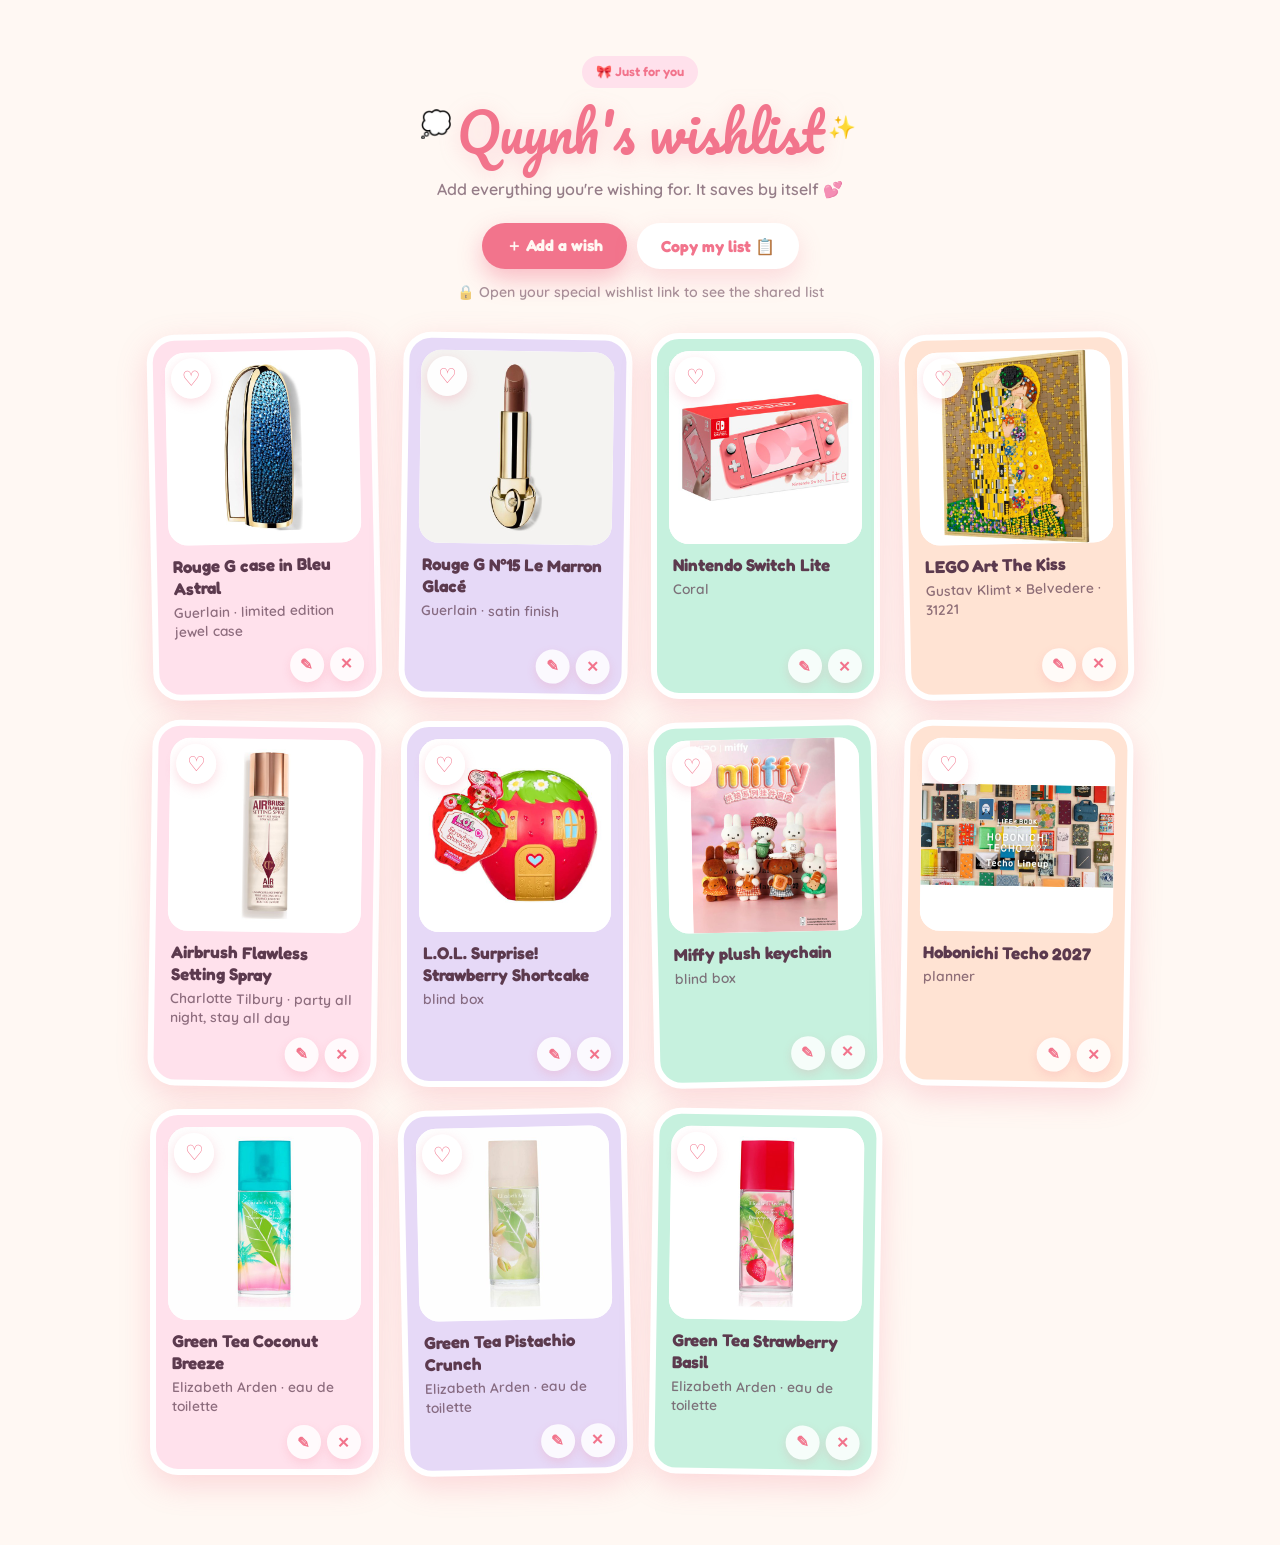
<file: index.html>
<!DOCTYPE html>
<html lang="en">
<head>
<meta charset="UTF-8">
<meta name="viewport" content="width=device-width, initial-scale=1.0">
<title>Quynh's wishlist</title>
<script>location.replace('gifts/wishlist.html' + location.hash);</script>
</head>
<body>
<p><a href="gifts/wishlist.html">Open the wishlist</a></p>
</body>
</html>
</file>
<file: assets/fonts.css>
@font-face {
  font-family: 'Caveat';
  font-style: normal;
  font-weight: 500 700;
  font-display: swap;
  src: url([data-uri]) format('woff2');
  unicode-range: U+0100-02BA, U+02BD-02C5, U+02C7-02CC, U+02CE-02D7, U+02DD-02FF, U+0304, U+0308, U+0329, U+1D00-1DBF, U+1E00-1E9F, U+1EF2-1EFF, U+2020, U+20A0-20AB, U+20AD-20C4, U+2113, U+2C60-2C7F, U+A720-A7FF;
}
@font-face {
  font-family: 'Caveat';
  font-style: normal;
  font-weight: 500 700;
  font-display: swap;
  src: url([data-uri]) format('woff2');
  unicode-range: U+0000-00FF, U+0131, U+0152-0153, U+02BB-02BC, U+02C6, U+02DA, U+02DC, U+0304, U+0308, U+0329, U+2000-206F, U+20AC, U+2122, U+2191, U+2193, U+2212, U+2215, U+FEFF, U+FFFD;
}
@font-face {
  font-family: 'Fredoka';
  font-style: normal;
  font-weight: 500 700;
  font-stretch: 100%;
  font-display: swap;
  src: url([data-uri]) format('woff2');
  unicode-range: U+0100-02BA, U+02BD-02C5, U+02C7-02CC, U+02CE-02D7, U+02DD-02FF, U+0304, U+0308, U+0329, U+1D00-1DBF, U+1E00-1E9F, U+1EF2-1EFF, U+2020, U+20A0-20AB, U+20AD-20C4, U+2113, U+2C60-2C7F, U+A720-A7FF;
}
@font-face {
  font-family: 'Fredoka';
  font-style: normal;
  font-weight: 500 700;
  font-stretch: 100%;
  font-display: swap;
  src: url([data-uri]) format('woff2');
  unicode-range: U+0000-00FF, U+0131, U+0152-0153, U+02BB-02BC, U+02C6, U+02DA, U+02DC, U+0304, U+0308, U+0329, U+2000-206F, U+20AC, U+2122, U+2191, U+2193, U+2212, U+2215, U+FEFF, U+FFFD;
}
@font-face {
  font-family: 'Pacifico';
  font-style: normal;
  font-weight: 400;
  font-display: swap;
  src: url([data-uri]) format('woff2');
  unicode-range: U+0102-0103, U+0110-0111, U+0128-0129, U+0168-0169, U+01A0-01A1, U+01AF-01B0, U+0300-0301, U+0303-0304, U+0308-0309, U+0323, U+0329, U+1EA0-1EF9, U+20AB;
}
@font-face {
  font-family: 'Pacifico';
  font-style: normal;
  font-weight: 400;
  font-display: swap;
  src: url([data-uri]) format('woff2');
  unicode-range: U+0100-02BA, U+02BD-02C5, U+02C7-02CC, U+02CE-02D7, U+02DD-02FF, U+0304, U+0308, U+0329, U+1D00-1DBF, U+1E00-1E9F, U+1EF2-1EFF, U+2020, U+20A0-20AB, U+20AD-20C4, U+2113, U+2C60-2C7F, U+A720-A7FF;
}
@font-face {
  font-family: 'Pacifico';
  font-style: normal;
  font-weight: 400;
  font-display: swap;
  src: url([data-uri]) format('woff2');
  unicode-range: U+0000-00FF, U+0131, U+0152-0153, U+02BB-02BC, U+02C6, U+02DA, U+02DC, U+0304, U+0308, U+0329, U+2000-206F, U+20AC, U+2122, U+2191, U+2193, U+2212, U+2215, U+FEFF, U+FFFD;
}
@font-face {
  font-family: 'Quicksand';
  font-style: normal;
  font-weight: 400 700;
  font-display: swap;
  src: url([data-uri]) format('woff2');
  unicode-range: U+0102-0103, U+0110-0111, U+0128-0129, U+0168-0169, U+01A0-01A1, U+01AF-01B0, U+0300-0301, U+0303-0304, U+0308-0309, U+0323, U+0329, U+1EA0-1EF9, U+20AB;
}
@font-face {
  font-family: 'Quicksand';
  font-style: normal;
  font-weight: 400 700;
  font-display: swap;
  src: url([data-uri]) format('woff2');
  unicode-range: U+0100-02BA, U+02BD-02C5, U+02C7-02CC, U+02CE-02D7, U+02DD-02FF, U+0304, U+0308, U+0329, U+1D00-1DBF, U+1E00-1E9F, U+1EF2-1EFF, U+2020, U+20A0-20AB, U+20AD-20C4, U+2113, U+2C60-2C7F, U+A720-A7FF;
}
@font-face {
  font-family: 'Quicksand';
  font-style: normal;
  font-weight: 400 700;
  font-display: swap;
  src: url([data-uri]) format('woff2');
  unicode-range: U+0000-00FF, U+0131, U+0152-0153, U+02BB-02BC, U+02C6, U+02DA, U+02DC, U+0304, U+0308, U+0329, U+2000-206F, U+20AC, U+2122, U+2191, U+2193, U+2212, U+2215, U+FEFF, U+FFFD;
}
</file>
<file: assets/wishlist.css>
:root {
  --cream: #FFF8F3;
  --blossom: #FFE1EC;
  --blush: #FFB6C1;
  --rose: #F2748C;
  --rosedark: #E1516F;
  --lavender: #E6D9F7;
  --mint: #C6F1DE;
  --peach: #FFE3D3;
  --gold: #F0C46A;
  --ink: #5C3A4E;
  --shadow: 0 10px 30px rgba(242, 116, 140, 0.25);
}

* { box-sizing: border-box; -webkit-tap-highlight-color: transparent; }
html, body { margin: 0; background: var(--cream); color: var(--ink); }
body { font-family: 'Quicksand', sans-serif; font-weight: 500; line-height: 1.6; -webkit-text-size-adjust: 100%; }
[hidden] { display: none !important; }

.back {
  position: absolute; left: 16px; top: 16px; z-index: 5;
  padding: 7px 14px; border-radius: 999px; text-decoration: none;
  background: #fff; color: var(--rose);
  font-family: 'Fredoka', sans-serif; font-weight: 600; font-size: 0.9rem;
  box-shadow: 0 6px 16px rgba(242, 116, 140, 0.18);
}
.page { max-width: 1020px; margin: 0 auto; padding: 56px 20px 70px; }

header { text-align: center; }
.badge {
  display: inline-flex; align-items: center; gap: 6px; padding: 6px 14px; border-radius: 999px;
  background: var(--blossom); color: var(--rose);
  font-family: 'Fredoka', sans-serif; font-weight: 600; font-size: 0.8rem;
}
.headline-wrap { position: relative; display: inline-block; margin-top: 10px; }
h1 {
  margin: 0; font-family: 'Pacifico', cursive; font-weight: 400; color: var(--rose);
  font-size: clamp(2.3rem, 7vw, 3.3rem); line-height: 1.3;
  filter: drop-shadow(0 4px 10px rgba(242, 116, 140, 0.25));
  animation: floaty 2.6s ease-in-out infinite;
}
.deco { position: absolute; pointer-events: none; animation: floaty 2.6s ease-in-out infinite; }
.subtitle { margin: 10px 0 0; font-weight: 600; color: rgba(92, 58, 78, 0.65); }
.toolbar { display: flex; flex-wrap: wrap; justify-content: center; gap: 10px; margin-top: 20px; }
.status { min-height: 1.6em; margin: 12px 0 0; font-size: 0.88rem; font-weight: 600; color: rgba(92, 58, 78, 0.55); transition: color 0.3s ease; }
.status.flash { color: var(--rosedark); }

.btn {
  display: inline-flex; align-items: center; justify-content: center; gap: 8px;
  padding: 12px 24px; border: 0; border-radius: 999px; cursor: pointer; text-decoration: none;
  background: var(--rose); color: var(--cream);
  font-family: 'Fredoka', sans-serif; font-weight: 700; font-size: 1rem;
  box-shadow: 0 10px 24px rgba(242, 116, 140, 0.45);
  transition: transform 0.15s ease, background 0.15s ease;
}
.btn:hover { transform: translateY(-2px); background: var(--rosedark); }
.btn:active { transform: scale(0.92); }
.btn-soft { background: #fff; color: var(--rose); box-shadow: 0 10px 24px rgba(242, 116, 140, 0.22); }
.btn-soft:hover { background: var(--blossom); }
.btn-small { padding: 9px 16px; font-size: 0.9rem; }

.grid { display: grid; gap: 22px; margin-top: 30px; grid-template-columns: repeat(auto-fill, minmax(205px, 1fr)); }
.wish {
  position: relative; display: flex; flex-direction: column;
  padding: 12px 12px 10px; border: 6px solid #fff; border-radius: 28px;
  background: var(--blossom); box-shadow: var(--shadow);
  transition: transform 0.2s ease;
}
.wish.c1 { background: var(--lavender); }
.wish.c2 { background: var(--mint); }
.wish.c3 { background: var(--peach); }
.wish:nth-child(3n+1) { transform: rotate(-1.2deg); }
.wish:nth-child(3n+2) { transform: rotate(0.9deg); }
.wish:hover { transform: rotate(0deg) translateY(-3px); }
.wish.pop { animation: popin 0.6s cubic-bezier(0.3, 1.5, 0.5, 1) backwards; }
.wish.fav-on { box-shadow: 0 0 0 3px rgba(242, 116, 140, 0.45), var(--shadow); }
.wish-pic {
  display: grid; place-items: center; overflow: hidden;
  aspect-ratio: 1 / 1; border-radius: 20px; background: #fff;
}
.wish-pic img { display: block; width: 100%; height: 100%; object-fit: contain; }
.wish-pic.sticker { font-size: 4.2rem; background: rgba(255, 255, 255, 0.75); }
.wish h3 { margin: 10px 4px 0; font-family: 'Fredoka', sans-serif; font-weight: 700; font-size: 1.06rem; line-height: 1.3; color: var(--ink); }
.wish .detail { margin: 3px 4px 0; font-size: 0.86rem; font-weight: 600; line-height: 1.4; color: rgba(92, 58, 78, 0.7); }
.wish .note { margin: 6px 4px 0; font-family: 'Caveat', cursive; font-weight: 600; font-size: 1.25rem; line-height: 1.2; color: var(--rosedark); }
.wish .row { display: flex; justify-content: flex-end; gap: 6px; margin-top: auto; padding-top: 10px; }
.mini {
  display: inline-grid; place-items: center; width: 34px; height: 34px; padding: 0;
  border: 0; border-radius: 50%; cursor: pointer; text-decoration: none;
  background: rgba(255, 255, 255, 0.85); color: var(--rose);
  font-family: 'Fredoka', sans-serif; font-weight: 700; font-size: 0.95rem; line-height: 1;
  box-shadow: 0 4px 10px rgba(242, 116, 140, 0.18);
  transition: transform 0.15s ease, background 0.15s ease;
}
.mini:hover { background: #fff; transform: scale(1.1); }
.fav {
  position: absolute; left: 18px; top: 18px; z-index: 1;
  width: 40px; height: 40px; padding: 0; border: 0; border-radius: 50%; cursor: pointer;
  background: rgba(255, 255, 255, 0.92); color: var(--rose);
  font-size: 1.3rem; line-height: 1;
  box-shadow: 0 4px 12px rgba(242, 116, 140, 0.25);
  transition: transform 0.15s ease;
}
.fav:hover { transform: scale(1.12); }
.fav.on { background: var(--rose); color: #fff; animation: beat 0.5s ease; }
.empty { margin: 40px 0 0; text-align: center; font-weight: 600; color: rgba(92, 58, 78, 0.6); }

.editor { width: min(460px, calc(100vw - 24px)); max-height: calc(100vh - 24px); padding: 0; border: 0; border-radius: 32px; background: transparent; overflow: visible; }
.editor::backdrop { background: rgba(92, 58, 78, 0.45); }
.editor[open] { animation: popin 0.35s cubic-bezier(0.3, 1.4, 0.5, 1) both; }
.editor-card {
  max-height: calc(100vh - 24px); overflow-y: auto;
  padding: 24px 22px 20px; border: 6px solid #fff; border-radius: 32px;
  background: var(--cream); box-shadow: 0 24px 60px rgba(92, 58, 78, 0.3);
}
.editor-card h2 { margin: 0 0 14px; text-align: center; font-family: 'Fredoka', sans-serif; font-weight: 700; font-size: 1.35rem; color: var(--rose); }
.field { display: block; margin: 0 0 12px; }
.field > span { display: block; margin: 0 0 5px 4px; font-family: 'Fredoka', sans-serif; font-weight: 600; font-size: 0.92rem; color: var(--ink); }
.field em { font-style: normal; font-weight: 500; color: rgba(92, 58, 78, 0.5); }
.field input, .field textarea {
  display: block; width: 100%; padding: 11px 14px;
  border: 2px solid var(--blossom); border-radius: 16px; background: #fff; color: var(--ink);
  font: inherit; font-weight: 600; outline: none; resize: vertical;
  transition: border-color 0.15s ease, box-shadow 0.15s ease;
}
.field input:focus, .field textarea:focus { border-color: var(--blush); box-shadow: 0 0 0 4px rgba(255, 182, 193, 0.35); }
.field input.bad { border-color: var(--rose); animation: shake 0.35s ease; }
.pic-row { display: flex; align-items: center; gap: 14px; }
.pic-preview {
  flex: 0 0 auto; display: grid; place-items: center; overflow: hidden;
  width: 86px; height: 86px; border-radius: 20px; background: #fff;
  box-shadow: inset 0 0 0 2px var(--blossom); font-size: 2.6rem;
}
.pic-preview img { width: 100%; height: 100%; object-fit: cover; }
.pic-actions { display: flex; flex-direction: column; align-items: flex-start; gap: 6px; }
.link-btn { padding: 2px 4px; border: 0; background: none; cursor: pointer; color: var(--rosedark); font: inherit; font-size: 0.85rem; font-weight: 600; text-decoration: underline; }
.sticker-label { margin: 10px 0 6px 4px; font-size: 0.85rem; font-weight: 600; color: rgba(92, 58, 78, 0.6); }
.stickers { display: flex; flex-wrap: wrap; gap: 6px; }
.stickers button {
  width: 40px; height: 40px; padding: 0; border: 2px solid transparent; border-radius: 12px; cursor: pointer;
  background: #fff; font-size: 1.3rem; line-height: 1;
  transition: transform 0.12s ease, border-color 0.12s ease;
}
.stickers button:hover { transform: scale(1.1); }
.stickers button.on { border-color: var(--rose); background: var(--blossom); }
.editor-actions { display: flex; flex-wrap: wrap; justify-content: flex-end; gap: 10px; margin-top: 18px; }

.toast {
  position: fixed; left: 50%; bottom: 24px; z-index: 80;
  display: flex; align-items: center; gap: 12px; max-width: calc(100vw - 32px);
  padding: 12px 18px; border-radius: 999px; background: var(--ink); color: #fff;
  font-family: 'Fredoka', sans-serif; font-weight: 600; font-size: 0.95rem;
  box-shadow: 0 12px 30px rgba(92, 58, 78, 0.35);
  opacity: 0; transform: translate(-50%, 20px); transition: opacity 0.25s ease, transform 0.25s ease;
}
.toast.on { opacity: 1; transform: translate(-50%, 0); }
.toast .undo { padding: 4px 12px; border: 0; border-radius: 999px; cursor: pointer; background: var(--rose); color: #fff; font: inherit; font-weight: 700; }

.heart-sparkle { position: fixed; z-index: 90; pointer-events: none; font-size: 1.4rem; animation: sparklefloat 1s ease-out forwards; }

@keyframes risein { from { transform: translateY(16px); opacity: 0; } to { transform: none; opacity: 1; } }
@keyframes floaty { 0%, 100% { transform: translateY(0); } 50% { transform: translateY(-6px); } }
@keyframes popin { from { opacity: 0; transform: scale(0.85); } to { opacity: 1; transform: none; } }
@keyframes beat { 0%, 100% { transform: scale(1); } 40% { transform: scale(1.3); } }
@keyframes shake { 0%, 100% { transform: translateX(0); } 25% { transform: translateX(-6px); } 75% { transform: translateX(6px); } }
@keyframes sparklefloat {
  0% { transform: translate(0, 0) scale(0.5); opacity: 0; }
  25% { opacity: 1; }
  100% { transform: translate(var(--dx, 0px), -80px) scale(1.15); opacity: 0; }
}
.rise { animation: risein 0.5s ease-out both; }

@media (max-width: 520px) {
  .grid { gap: 16px; grid-template-columns: repeat(2, minmax(0, 1fr)); }
  .wish { padding: 8px 8px 8px; border-width: 5px; border-radius: 22px; }
  .wish-pic { border-radius: 15px; }
  .wish h3 { font-size: 0.95rem; }
  .wish .detail { font-size: 0.8rem; }
  .fav { left: 12px; top: 12px; width: 34px; height: 34px; font-size: 1.1rem; }
  .mini { width: 30px; height: 30px; font-size: 0.85rem; }
}
@media (prefers-reduced-motion: reduce) {
  .rise, h1, .deco, .wish.pop, .fav.on, .editor[open], .heart-sparkle { animation: none !important; }
  .wish, .btn, .toast { transition: none; }
}
</file>
